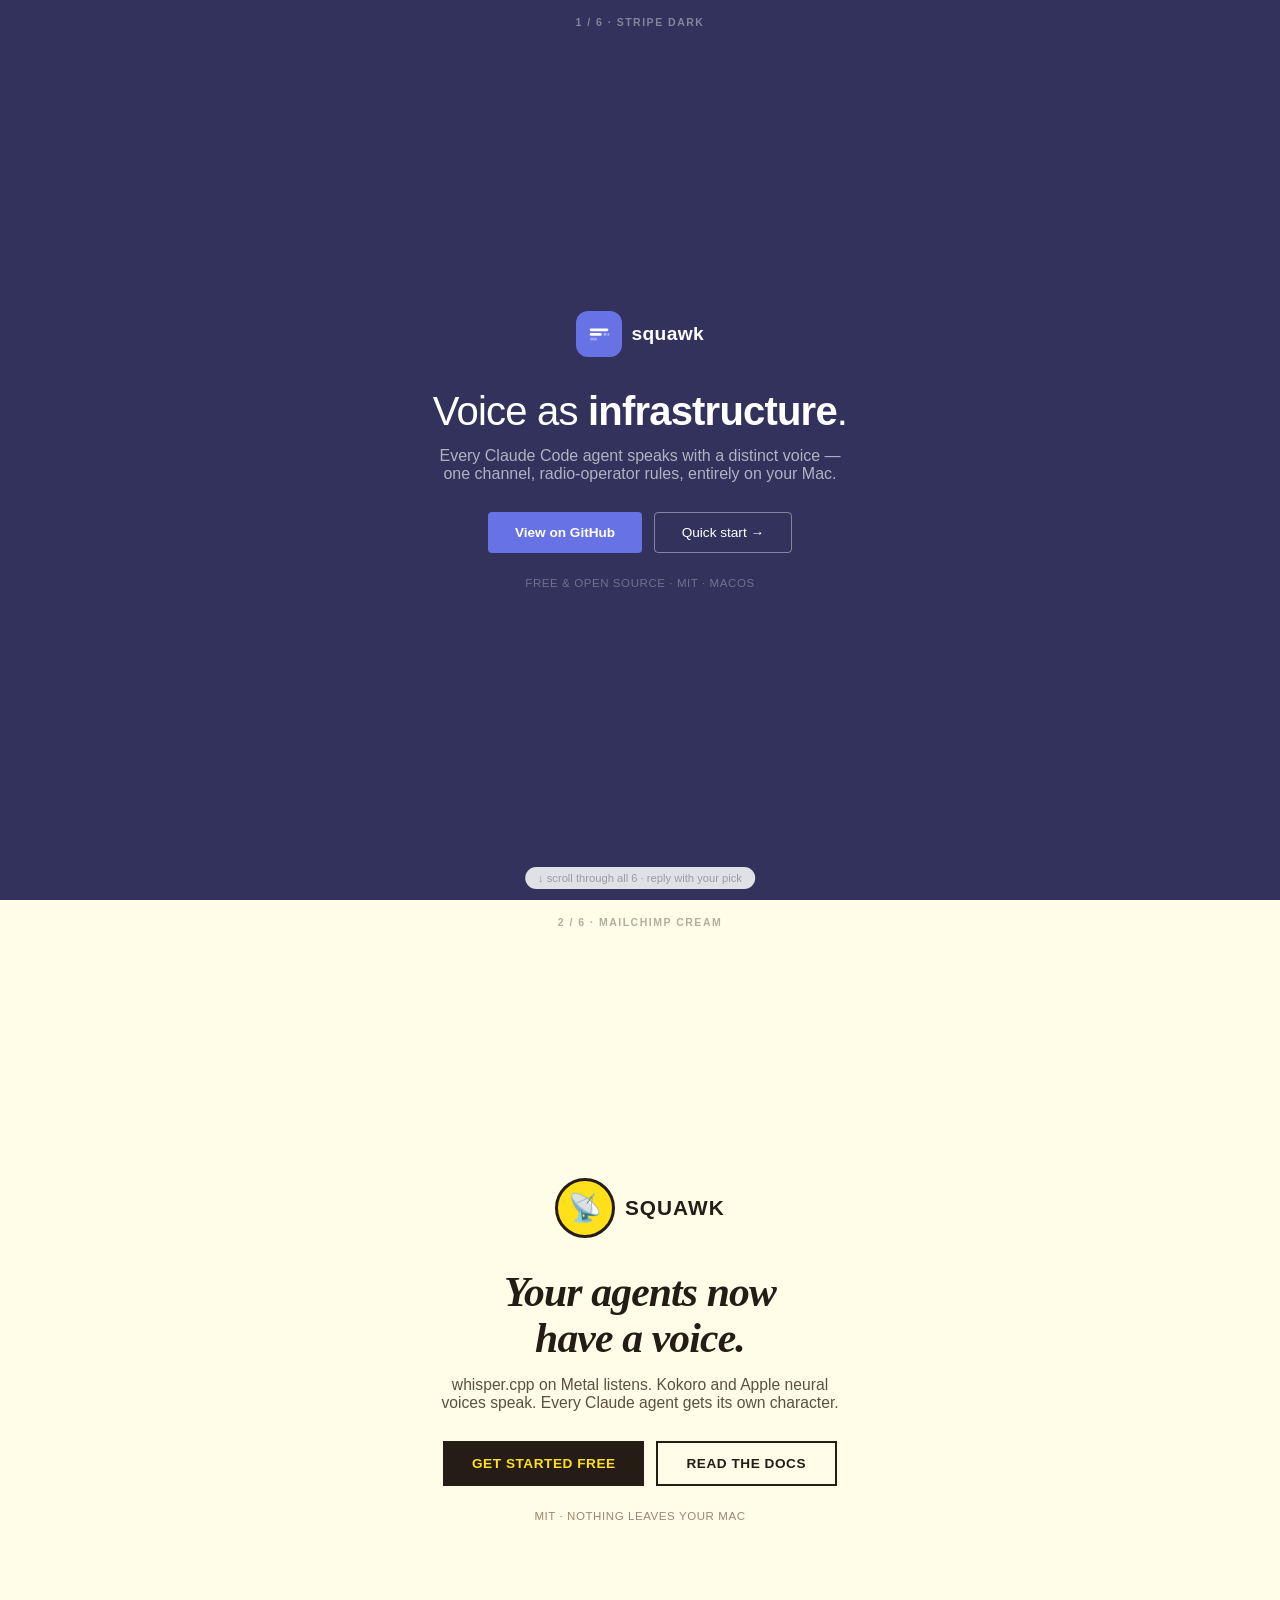
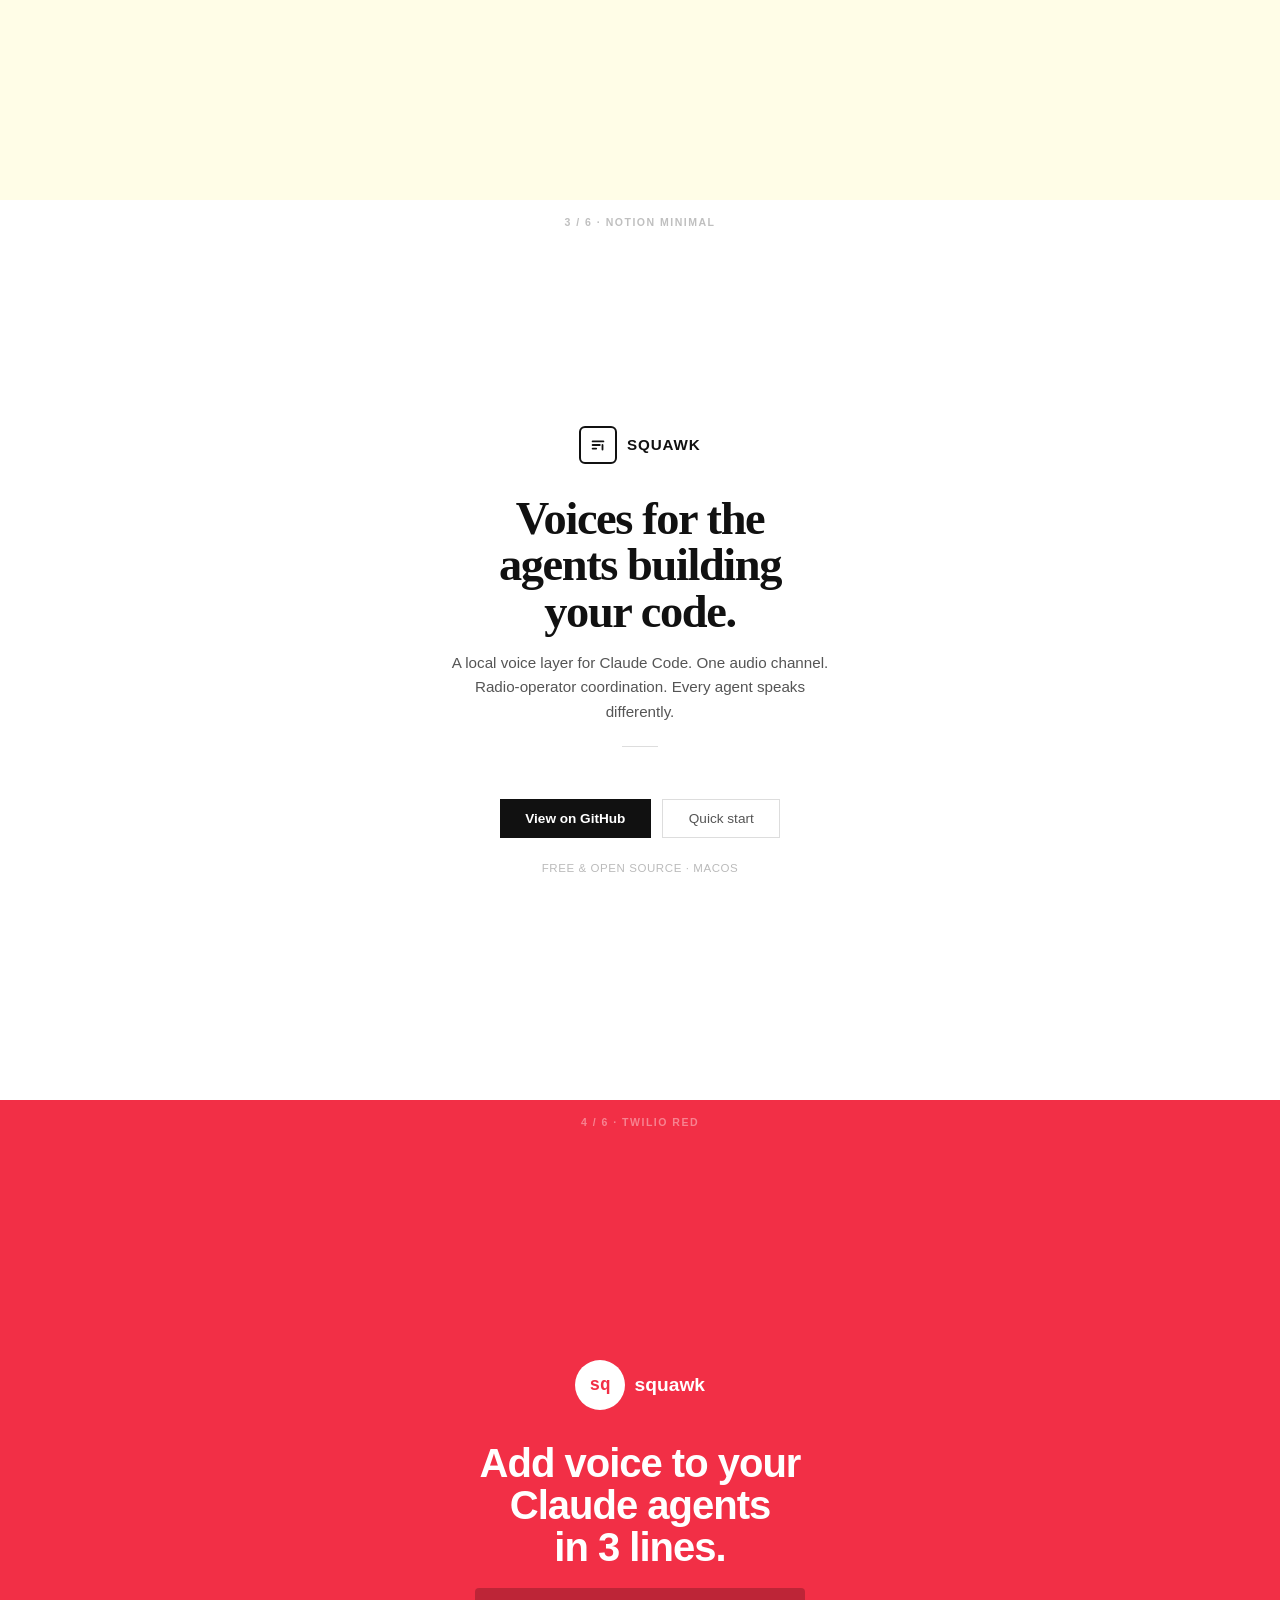
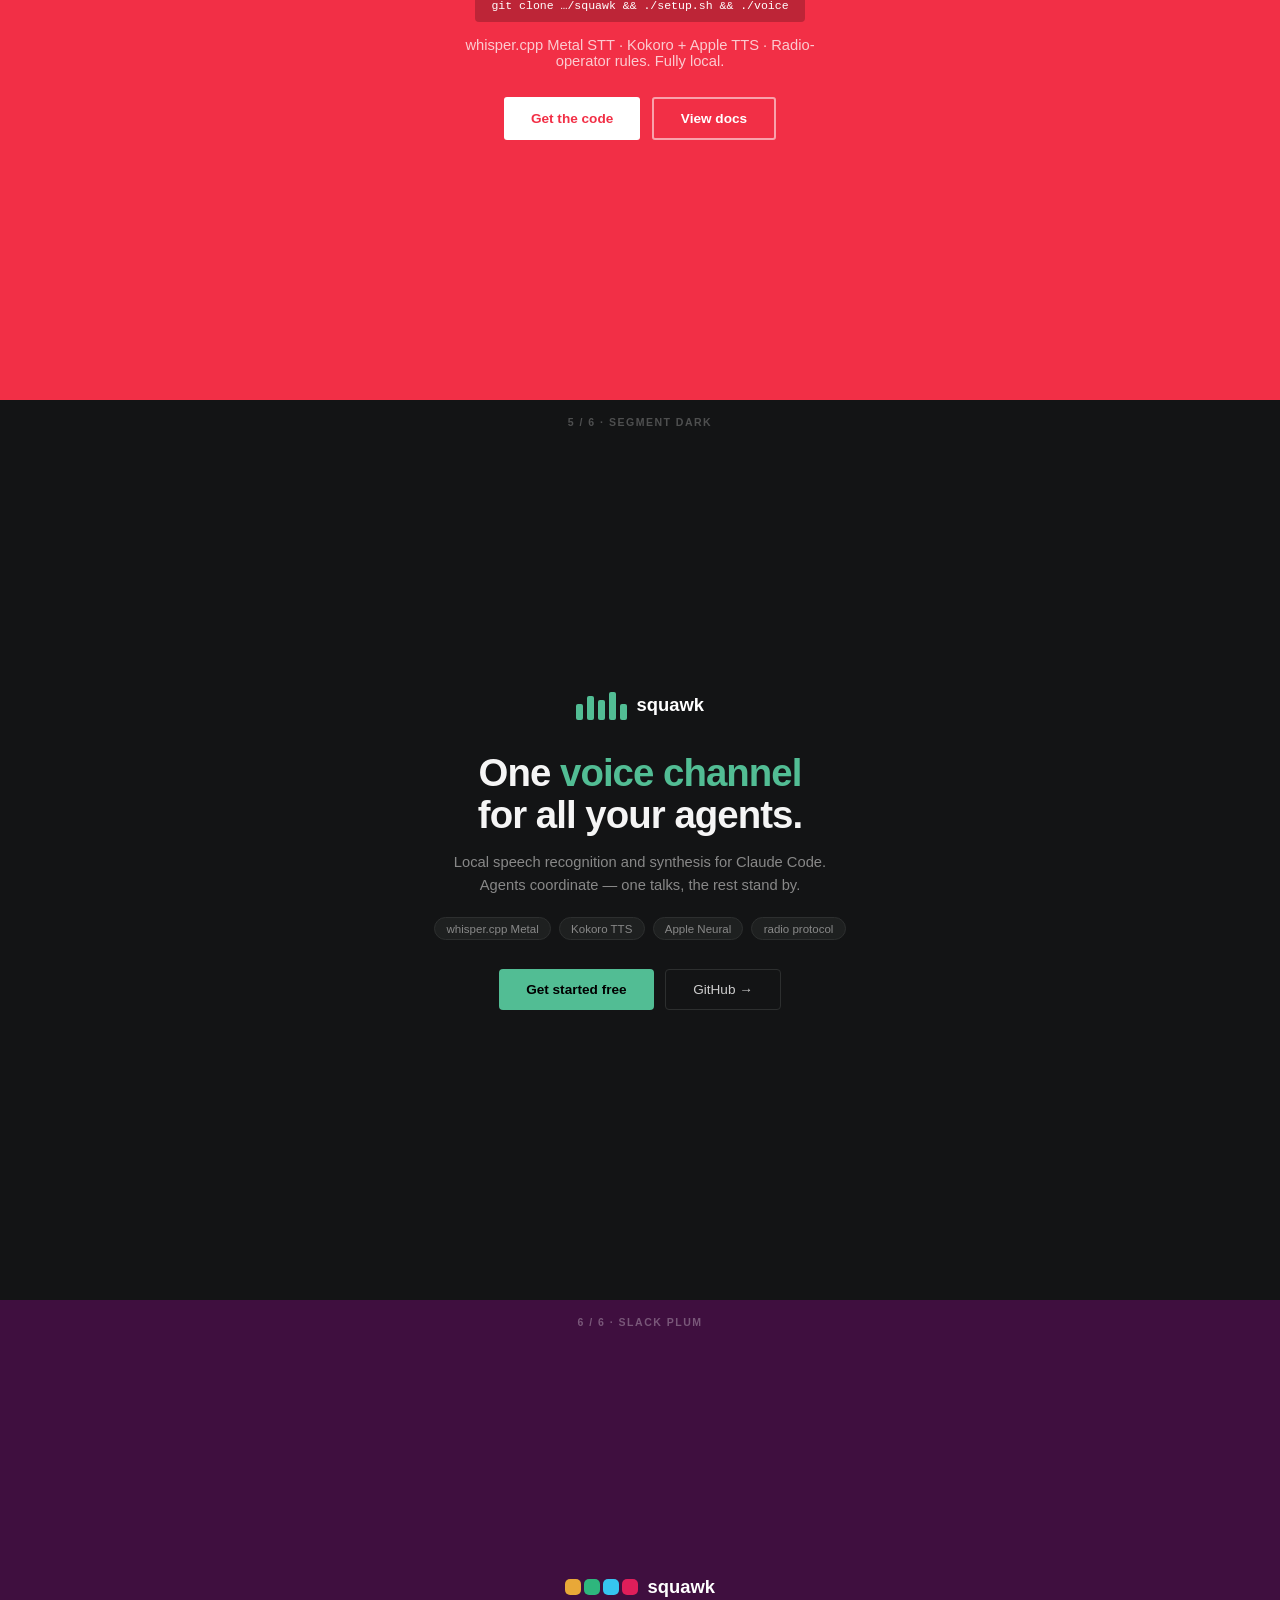
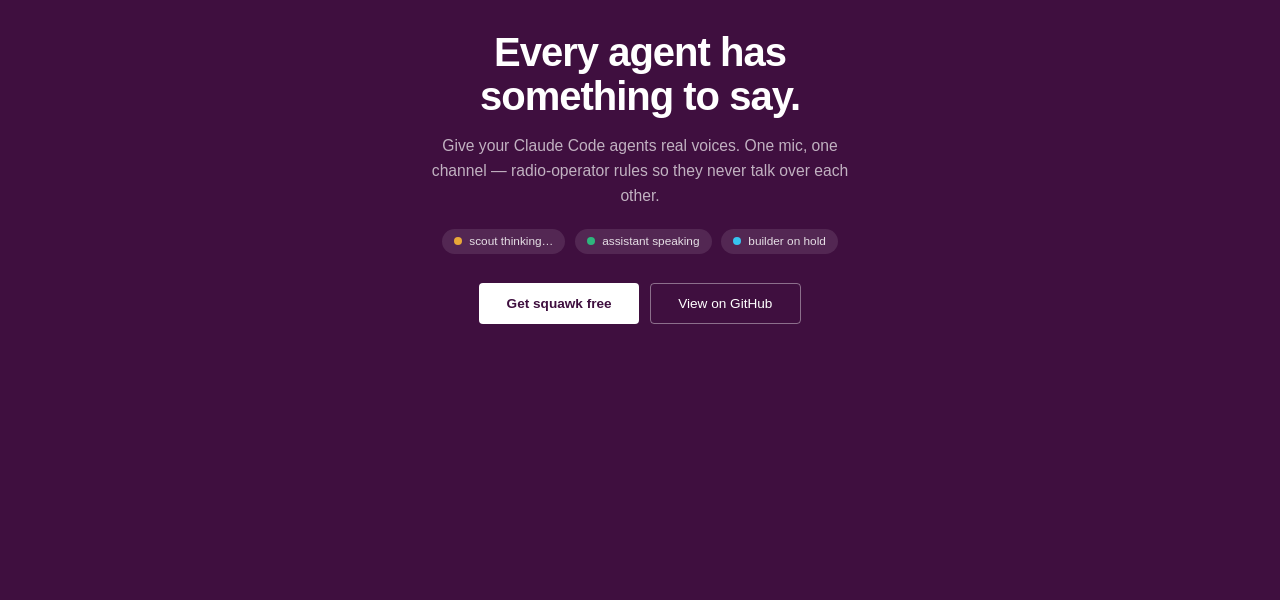
<file: site/public/brand/index.html>
<!DOCTYPE html>
<html lang="en">
<head>
<meta charset="utf-8">
<meta name="viewport" content="width=device-width, initial-scale=1">
<title>squawk — 6 brand directions</title>
<style>
  * { box-sizing: border-box; margin: 0; padding: 0; }
  html { scroll-snap-type: y mandatory; scroll-behavior: smooth; }
  body { font-family: -apple-system, "Helvetica Neue", Arial, sans-serif; }

  .slide {
    min-height: 100vh;
    scroll-snap-align: start;
    display: flex;
    flex-direction: column;
    align-items: center;
    justify-content: center;
    padding: 2.5rem 1.5rem;
    text-align: center;
    position: relative;
  }
  .tag {
    position: absolute; top: 1rem; left: 0; right: 0;
    font-size: 0.66rem; font-weight: 700;
    letter-spacing: 0.14em; text-transform: uppercase;
  }
  .logo-row { display: flex; align-items: center; gap: 0.6rem; margin-bottom: 2rem; }
  .btns { margin-top: 1.8rem; display: flex; gap: 0.7rem; justify-content: center; flex-wrap: wrap; }
  .btns button { cursor: pointer; font-size: 0.85rem; }
  .foot { margin-top: 1.5rem; font-size: 0.72rem; letter-spacing: 0.05em; text-transform: uppercase; }

  /* 1 — STRIPE DARK */
  .s1 { background: #32325d; color: #fff; }
  .s1 .tag { color: rgba(255,255,255,0.4); }
  .s1 .mk { width: 46px; height: 46px; background: #6772e5; border-radius: 12px; display: flex; align-items: center; justify-content: center; }
  .s1 .wm { font-size: 1.2rem; font-weight: 700; letter-spacing: 0.02em; }
  .s1 h1 { font-size: 2.5rem; font-weight: 300; letter-spacing: -0.02em; line-height: 1.1; }
  .s1 h1 strong { font-weight: 700; }
  .s1 .tl { margin-top: 0.9rem; font-size: 1rem; color: rgba(255,255,255,0.62); max-width: 420px; }
  .s1 .btn-a { padding: 0.75rem 1.7rem; border-radius: 4px; background: #6772e5; color: #fff; font-weight: 600; border: none; }
  .s1 .btn-b { padding: 0.75rem 1.7rem; border-radius: 4px; border: 1.5px solid rgba(255,255,255,0.4); color: #fff; background: transparent; }
  .s1 .foot { color: rgba(255,255,255,0.3); }

  /* 2 — MAILCHIMP CREAM */
  .s2 { background: #fffde7; color: #241c15; }
  .s2 .tag { color: rgba(36,28,21,0.35); }
  .s2 .mk { width: 60px; height: 60px; background: #ffe01b; border-radius: 50%; border: 3px solid #241c15; display: flex; align-items: center; justify-content: center; font-size: 1.7rem; }
  .s2 .wm { font-size: 1.3rem; font-weight: 900; letter-spacing: 0.05em; }
  .s2 h1 { font-family: Georgia, serif; font-style: italic; font-size: 2.6rem; font-weight: 700; line-height: 1.1; letter-spacing: -0.02em; }
  .s2 .tl { margin-top: 0.9rem; font-size: 0.98rem; color: #5c5040; max-width: 400px; }
  .s2 .btn-a { padding: 0.8rem 1.8rem; background: #241c15; color: #ffe01b; font-weight: 700; border: none; text-transform: uppercase; letter-spacing: 0.04em; }
  .s2 .btn-b { padding: 0.8rem 1.8rem; border: 2px solid #241c15; color: #241c15; font-weight: 700; background: transparent; text-transform: uppercase; letter-spacing: 0.04em; }
  .s2 .foot { color: #9c8570; }

  /* 3 — NOTION MINIMAL */
  .s3 { background: #fff; color: #111; }
  .s3 .tag { color: rgba(0,0,0,0.25); }
  .s3 .mk { width: 38px; height: 38px; border: 2px solid #111; border-radius: 6px; display: flex; align-items: center; justify-content: center; }
  .s3 .wm { font-size: 0.95rem; font-weight: 700; letter-spacing: 0.06em; text-transform: uppercase; }
  .s3 h1 { font-family: Georgia, serif; font-size: 2.9rem; font-weight: 700; line-height: 1.0; letter-spacing: -0.03em; }
  .s3 .tl { margin-top: 1rem; font-size: 0.95rem; color: #555; max-width: 380px; line-height: 1.6; }
  .s3 hr { width: 36px; border: none; border-top: 1.5px solid #ddd; margin: 1.4rem auto; }
  .s3 .btn-a { padding: 0.7rem 1.6rem; background: #111; color: #fff; font-weight: 600; border: none; }
  .s3 .btn-b { padding: 0.7rem 1.6rem; border: 1px solid #ddd; color: #555; background: transparent; }
  .s3 .foot { color: #bbb; }

  /* 4 — TWILIO RED */
  .s4 { background: #f22f46; color: #fff; }
  .s4 .tag { color: rgba(255,255,255,0.4); }
  .s4 .mk { width: 50px; height: 50px; background: #fff; border-radius: 50%; display: flex; align-items: center; justify-content: center; font-family: "SF Mono", Menlo, monospace; font-size: 1.1rem; font-weight: 900; color: #f22f46; }
  .s4 .wm { font-size: 1.2rem; font-weight: 900; }
  .s4 h1 { font-size: 2.5rem; font-weight: 800; line-height: 1.05; letter-spacing: -0.025em; }
  .s4 .code { margin-top: 1.3rem; background: rgba(0,0,0,0.22); border-radius: 4px; padding: 0.65rem 1rem; font-family: "SF Mono", Menlo, monospace; font-size: 0.72rem; word-break: break-all; max-width: 90%; }
  .s4 .tl { margin-top: 0.9rem; font-size: 0.92rem; color: rgba(255,255,255,0.75); max-width: 400px; }
  .s4 .btn-a { padding: 0.75rem 1.7rem; border-radius: 3px; background: #fff; color: #f22f46; font-weight: 800; border: none; }
  .s4 .btn-b { padding: 0.75rem 1.7rem; border-radius: 3px; border: 2px solid rgba(255,255,255,0.55); color: #fff; font-weight: 700; background: transparent; }

  /* 5 — SEGMENT DARK */
  .s5 { background: #131415; color: #fff; }
  .s5 .tag { color: rgba(255,255,255,0.25); }
  .s5 .mk { display: flex; align-items: flex-end; gap: 4px; height: 30px; }
  .s5 .bar { width: 7px; background: #52bd94; border-radius: 2px; }
  .s5 .wm { font-size: 1.15rem; font-weight: 700; }
  .s5 h1 { font-size: 2.4rem; font-weight: 700; line-height: 1.1; letter-spacing: -0.025em; color: #f5f5f5; }
  .s5 h1 em { color: #52bd94; font-style: normal; }
  .s5 .tl { margin-top: 0.9rem; font-size: 0.92rem; color: #888; max-width: 400px; line-height: 1.6; }
  .s5 .pills { margin-top: 1.2rem; display: flex; gap: 0.5rem; flex-wrap: wrap; justify-content: center; }
  .s5 .pill { padding: 0.28rem 0.7rem; border-radius: 100px; background: #1e2020; border: 1px solid #2d2f2f; font-size: 0.72rem; color: #888; }
  .s5 .btn-a { padding: 0.75rem 1.7rem; border-radius: 4px; background: #52bd94; color: #000; font-weight: 700; border: none; }
  .s5 .btn-b { padding: 0.75rem 1.7rem; border-radius: 4px; border: 1px solid #2d2f2f; color: #ccc; background: transparent; }

  /* 6 — SLACK PLUM */
  .s6 { background: #3f0f3f; color: #fff; }
  .s6 .tag { color: rgba(255,255,255,0.3); }
  .s6 .mk { display: flex; gap: 3px; }
  .s6 .sq { width: 16px; height: 16px; border-radius: 5px; }
  .s6 .wm { font-size: 1.15rem; font-weight: 700; }
  .s6 h1 { font-size: 2.5rem; font-weight: 700; line-height: 1.1; letter-spacing: -0.025em; }
  .s6 .tl { margin-top: 0.9rem; font-size: 0.98rem; color: rgba(255,255,255,0.68); max-width: 420px; line-height: 1.6; }
  .s6 .arow { margin-top: 1.3rem; display: flex; gap: 0.6rem; flex-wrap: wrap; justify-content: center; }
  .s6 .agent { display: flex; align-items: center; gap: 0.45rem; padding: 0.35rem 0.75rem; border-radius: 100px; background: rgba(255,255,255,0.1); font-size: 0.74rem; color: rgba(255,255,255,0.85); }
  .s6 .dot { width: 8px; height: 8px; border-radius: 50%; }
  .s6 .btn-a { padding: 0.75rem 1.7rem; border-radius: 4px; background: #fff; color: #3f0f3f; font-weight: 700; border: none; }
  .s6 .btn-b { padding: 0.75rem 1.7rem; border-radius: 4px; border: 1.5px solid rgba(255,255,255,0.4); color: #fff; background: transparent; }

  .hint {
    position: fixed; bottom: 0.7rem; left: 50%; transform: translateX(-50%);
    font-size: 0.7rem; color: rgba(128,128,128,0.7);
    background: rgba(255,255,255,0.85); padding: 0.3rem 0.8rem; border-radius: 100px;
    pointer-events: none; z-index: 50;
  }
</style>
</head>
<body>

<!-- 1 STRIPE -->
<section class="slide s1">
  <div class="tag">1 / 6 · Stripe Dark</div>
  <div class="logo-row">
    <div class="mk">
      <svg viewBox="0 0 28 28" width="26" height="26" fill="none">
        <rect x="4" y="8" width="20" height="3" rx="1.5" fill="#fff"/>
        <rect x="4" y="13" width="13" height="3" rx="1.5" fill="#fff"/>
        <rect x="19" y="13" width="3" height="3" rx="1" fill="#a5b4fc"/>
        <rect x="23" y="13" width="2" height="3" rx="1" fill="#a5b4fc"/>
        <rect x="4" y="18" width="8" height="3" rx="1.5" fill="rgba(255,255,255,0.35)"/>
      </svg>
    </div>
    <span class="wm">squawk</span>
  </div>
  <h1>Voice as <strong>infrastructure</strong>.</h1>
  <p class="tl">Every Claude Code agent speaks with a distinct voice — one channel, radio-operator rules, entirely on your Mac.</p>
  <div class="btns"><button class="btn-a">View on GitHub</button><button class="btn-b">Quick start →</button></div>
  <div class="foot">Free &amp; open source · MIT · macOS</div>
</section>

<!-- 2 MAILCHIMP -->
<section class="slide s2">
  <div class="tag">2 / 6 · Mailchimp Cream</div>
  <div class="logo-row">
    <div class="mk">📡</div>
    <span class="wm">SQUAWK</span>
  </div>
  <h1>Your agents now<br>have a voice.</h1>
  <p class="tl">whisper.cpp on Metal listens. Kokoro and Apple neural voices speak. Every Claude agent gets its own character.</p>
  <div class="btns"><button class="btn-a">Get Started Free</button><button class="btn-b">Read the Docs</button></div>
  <div class="foot">MIT · Nothing leaves your Mac</div>
</section>

<!-- 3 NOTION -->
<section class="slide s3">
  <div class="tag">3 / 6 · Notion Minimal</div>
  <div class="logo-row">
    <div class="mk">
      <svg viewBox="0 0 20 20" width="18" height="18" fill="none">
        <rect x="3" y="5" width="14" height="2" rx="1" fill="#111"/>
        <rect x="3" y="9" width="10" height="2" rx="1" fill="#111"/>
        <rect x="3" y="13" width="6" height="2" rx="1" fill="#111"/>
        <rect x="14" y="9" width="2" height="7" rx="1" fill="#111"/>
      </svg>
    </div>
    <span class="wm">squawk</span>
  </div>
  <h1>Voices for the<br>agents building<br>your code.</h1>
  <p class="tl">A local voice layer for Claude Code. One audio channel. Radio-operator coordination. Every agent speaks differently.</p>
  <hr>
  <div class="btns"><button class="btn-a">View on GitHub</button><button class="btn-b">Quick start</button></div>
  <div class="foot">Free &amp; open source · macOS</div>
</section>

<!-- 4 TWILIO -->
<section class="slide s4">
  <div class="tag">4 / 6 · Twilio Red</div>
  <div class="logo-row">
    <div class="mk">sq</div>
    <span class="wm">squawk</span>
  </div>
  <h1>Add voice to your<br>Claude agents<br>in 3 lines.</h1>
  <div class="code">git clone …/squawk &amp;&amp; ./setup.sh &amp;&amp; ./voice</div>
  <p class="tl">whisper.cpp Metal STT · Kokoro + Apple TTS · Radio-operator rules. Fully local.</p>
  <div class="btns"><button class="btn-a">Get the code</button><button class="btn-b">View docs</button></div>
</section>

<!-- 5 SEGMENT -->
<section class="slide s5">
  <div class="tag">5 / 6 · Segment Dark</div>
  <div class="logo-row">
    <div class="mk">
      <div class="bar" style="height:16px;"></div>
      <div class="bar" style="height:24px;"></div>
      <div class="bar" style="height:20px;"></div>
      <div class="bar" style="height:28px;"></div>
      <div class="bar" style="height:16px;"></div>
    </div>
    <span class="wm">squawk</span>
  </div>
  <h1>One <em>voice channel</em><br>for all your agents.</h1>
  <p class="tl">Local speech recognition and synthesis for Claude Code. Agents coordinate — one talks, the rest stand by.</p>
  <div class="pills">
    <span class="pill">whisper.cpp Metal</span>
    <span class="pill">Kokoro TTS</span>
    <span class="pill">Apple Neural</span>
    <span class="pill">radio protocol</span>
  </div>
  <div class="btns"><button class="btn-a">Get started free</button><button class="btn-b">GitHub →</button></div>
</section>

<!-- 6 SLACK -->
<section class="slide s6">
  <div class="tag">6 / 6 · Slack Plum</div>
  <div class="logo-row">
    <div class="mk">
      <div class="sq" style="background:#e8a838;"></div>
      <div class="sq" style="background:#2eb67d;"></div>
      <div class="sq" style="background:#36c5f0;"></div>
      <div class="sq" style="background:#e01e5a;"></div>
    </div>
    <span class="wm">squawk</span>
  </div>
  <h1>Every agent has<br>something to say.</h1>
  <p class="tl">Give your Claude Code agents real voices. One mic, one channel — radio-operator rules so they never talk over each other.</p>
  <div class="arow">
    <div class="agent"><div class="dot" style="background:#e8a838;"></div>scout thinking…</div>
    <div class="agent"><div class="dot" style="background:#2eb67d;"></div>assistant speaking</div>
    <div class="agent"><div class="dot" style="background:#36c5f0;"></div>builder on hold</div>
  </div>
  <div class="btns"><button class="btn-a">Get squawk free</button><button class="btn-b">View on GitHub</button></div>
</section>

<div class="hint">↓ scroll through all 6 · reply with your pick</div>

</body>
</html>
</file>
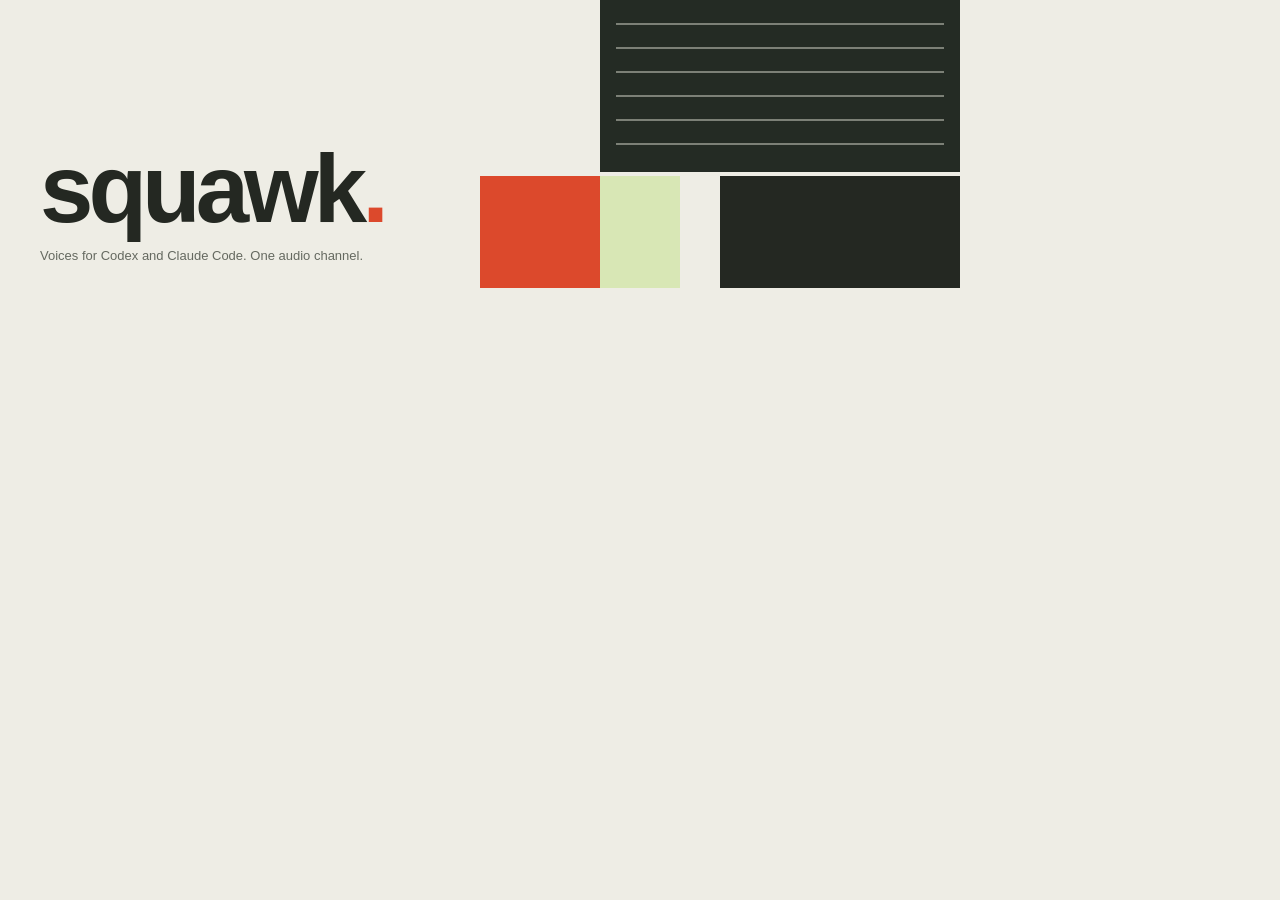
<file: design-system/components/Cover/preview.html>
<!-- @dsCard height=288 -->
<!doctype html>
<html lang="en">
<head>
  <meta charset="utf-8">
  <title>Squawk cover</title>
  <link rel="stylesheet" href="../../tokens.css">
  <style>
    html, body { margin: 0; }
    body { width: 960px; height: 288px; overflow: hidden; background: var(--paper); }
    svg { display: block; width: 960px; height: 288px; }
    .f-dark { fill: var(--dark); }
    .f-orange { fill: var(--orange); }
    .f-green { fill: var(--green); }
    .f-ink { fill: var(--ink); }
    .rule { stroke: var(--line); stroke-width: 1; }
    .name { font-family: var(--font-sans); font-weight: 800; font-size: 96px; letter-spacing: -5px; fill: var(--ink); }
    .name-dot { fill: var(--orange); }
    .tagline { font-family: var(--font-sans); font-size: 13px; fill: var(--muted); }
  </style>
</head>
<body>
  <svg viewBox="0 0 960 288" width="960" height="288" role="img" aria-label="Squawk">
    <!-- Derivation: four solid blocks from the site colours, dark (styles.css:11), orange (styles.css:8), green (styles.css:10) and ink (styles.css:5). -->
    <!-- Arrangement: one tall dark block top right, with orange, green and ink blocks in a base row, all right of x=480. Block areas differ, so no row of equal squares. The dark block ends at y=172, a 4px paper gap above the base row, so the ink block does not merge with it. The green block is 80 wide, not 120, so it differs from the orange block. -->
    <!-- Pattern: six hairlines over the dark block, drawn in the line token (styles.css:7). They echo the radio frequency scale (styles.css:288-300), because the README names the brand as a signal layer. -->
    <!-- Steps and radii: none. Blocks are square, as the site uses no radius on its panels here. -->
    <rect class="f-dark" x="600" y="0" width="360" height="172"/>
    <rect class="f-orange" x="480" y="176" width="120" height="112"/>
    <rect class="f-green" x="600" y="176" width="80" height="112"/>
    <rect class="f-ink" x="720" y="176" width="240" height="112"/>
    <line class="rule" x1="616" y1="24" x2="944" y2="24"/>
    <line class="rule" x1="616" y1="48" x2="944" y2="48"/>
    <line class="rule" x1="616" y1="72" x2="944" y2="72"/>
    <line class="rule" x1="616" y1="96" x2="944" y2="96"/>
    <line class="rule" x1="616" y1="120" x2="944" y2="120"/>
    <line class="rule" x1="616" y1="144" x2="944" y2="144"/>
    <text class="name" x="40" y="222">squawk<tspan class="name-dot">.</tspan></text>
    <text class="tagline" x="40" y="260">Voices for Codex and Claude Code. One audio channel.</text>
  </svg>
</body>
</html>
</file>
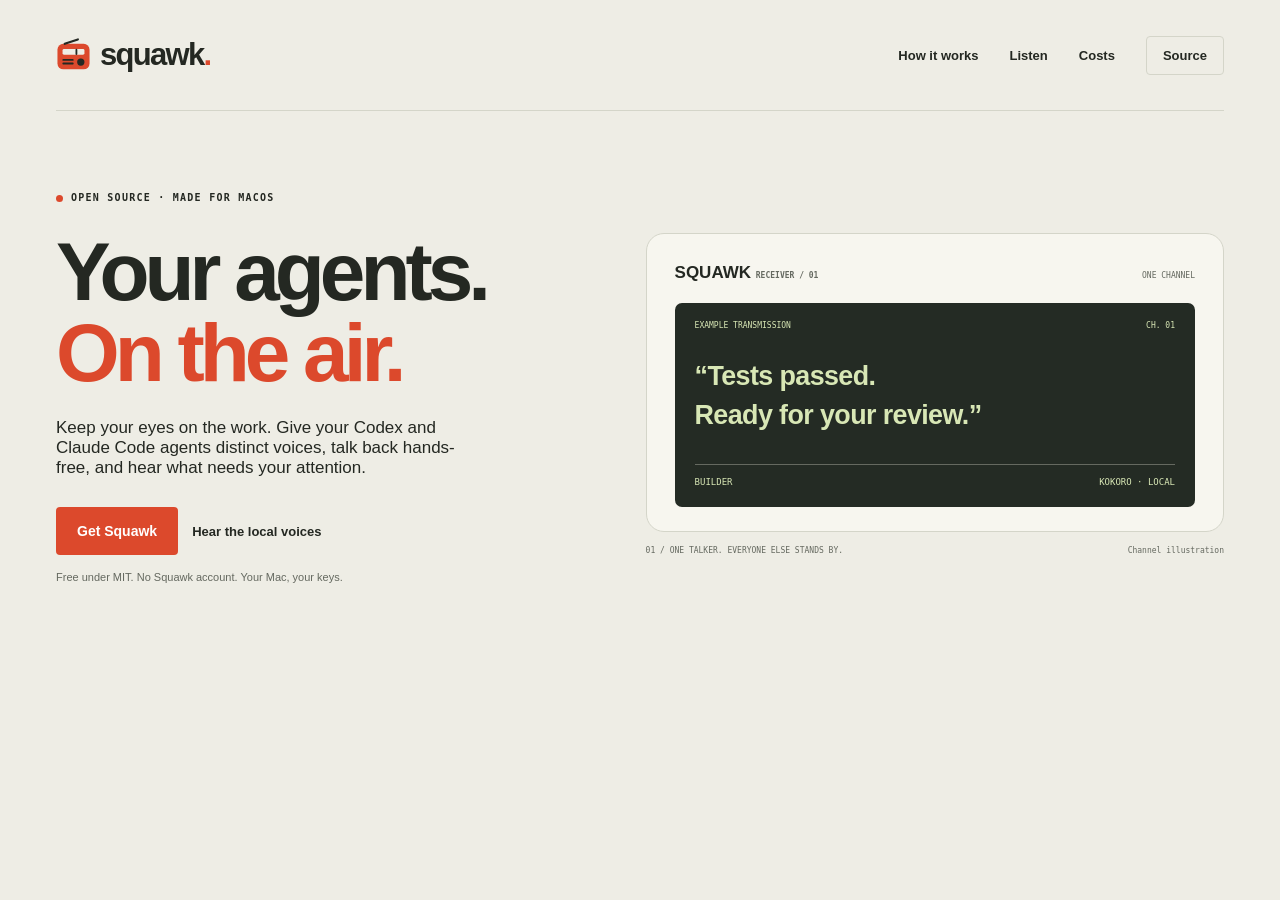
<file: design-system/components/Hero/preview.html>
<!-- @dsCard group="Landing" height=520 -->
<!doctype html>
<html lang="en">
<head>
  <meta charset="utf-8">
  <meta name="viewport" content="width=device-width, initial-scale=1">
  <title>Squawk hero</title>
  <link rel="stylesheet" href="../../tokens.css">
  <style>
    html, body { margin: 0; }
    body {
      background: var(--paper);
      color: var(--ink);
      font-family: var(--font-sans);
      -webkit-font-smoothing: antialiased;
    }
    .wrap { max-width: var(--wrap-max); width: calc(100% - var(--wrap-gutter-total)); margin-inline: auto; }
    .site-header {
      height: var(--header-height);
      display: flex; align-items: center; justify-content: space-between;
      gap: 16px; border-bottom: 1px solid var(--line);
    }
    .wordmark { display: inline-flex; align-items: center; gap: 9px; color: var(--ink); text-decoration: none; }
    .wordmark img { width: 35px; height: 35px; display: block; }
    .wordmark-dot { color: var(--orange); margin-left: -9px; }
    .site-nav { display: flex; align-items: center; gap: 31px; flex-wrap: wrap; }
    .nav-link { color: var(--ink); text-decoration: none; }
    .nav-source { color: var(--ink); text-decoration: none; padding: 11px 16px; border: 1px solid var(--line); border-radius: var(--radius-control); }
    .hero {
      display: grid; grid-template-columns: 1fr 1.08fr;
      gap: var(--hero-gap); align-items: center;
      padding-top: var(--hero-padding-top); padding-bottom: var(--hero-padding-bottom);
    }
    .hero > div, .hero > figure { min-width: 0; }
    .eyebrow { display: flex; align-items: center; gap: 8px; }
    .signal-dot { display: inline-block; width: 7px; height: 7px; border-radius: var(--radius-dot); background: var(--orange); flex-shrink: 0; }
    .hero h1 {
      font-size: clamp(var(--hero-h1-min), 6.4vw, var(--hero-h1-max));
      line-height: 0.99; letter-spacing: -5px; margin: 25px 0;
    }
    .hero h1 span { color: var(--orange); }
    .lead { max-width: 430px; color: var(--ink); margin: 0; }
    .hero-actions { display: flex; align-items: center; gap: 14px; flex-wrap: wrap; margin-top: 29px; }
    .button {
      display: inline-flex; align-items: center; justify-content: space-between; gap: 36px;
      border: 1px solid transparent; border-radius: var(--radius-control); padding: 15px 20px;
      text-decoration: none; color: var(--button-label);
    }
    .button-primary { background: var(--orange); color: var(--button-label); }
    .text-link { display: inline-flex; align-items: center; gap: 14px; font-size: 13px; font-weight: 650; color: var(--ink); text-decoration: none; }
    .note { color: var(--muted); margin: 14px 0 0; }
    .radio-figure { margin: 12px 0 0; min-width: 0; max-width: 100%; }
    .radio-case {
      background: var(--white); border: 1px solid var(--line);
      border-radius: var(--radius-case); padding: 29px 28px 24px;
    }
    .radio-top { display: flex; justify-content: space-between; align-items: baseline; margin-bottom: 20px; gap: 14px; }
    .radio-brand { font-size: 17px; font-weight: 800; white-space: nowrap; }
    .radio-brand span, .radio-top-note { font-family: var(--font-mono); font-size: 8px; color: var(--muted); }
    .radio-display {
      background: var(--dark); color: var(--green);
      border-radius: var(--radius-panel); padding: 18px 20px 20px;
    }
    .display-top, .display-bottom { display: flex; justify-content: space-between; gap: 8px; font-family: var(--font-mono); font-size: 8px; }
    .display-bottom { font-size: 9px; border-top: 1px solid var(--muted); padding-top: 12px; margin-top: 20px; }
    .display-message { font-size: clamp(20px, 2.1vw, 30px); line-height: 1.45; letter-spacing: -0.6px; margin: 27px 0 29px; font-weight: 550; }
    .radio-figure figcaption { display: flex; justify-content: space-between; gap: 16px; flex-wrap: wrap; margin-top: 14px; font-family: var(--font-mono); font-size: 8px; color: var(--muted); }
    @media (max-width: 860px) {
      .hero { grid-template-columns: 1fr; }
      .site-header { height: auto; padding: 20px 0; flex-wrap: wrap; }
      .site-nav { gap: 16px; }
      .lead { max-width: 100%; }
      .radio-case { padding: 20px 16px; }
      .radio-top { flex-wrap: wrap; }
    }
  </style>
</head>
<body>
  <div class="wrap">
    <header class="site-header">
      <a class="wordmark" href="#" aria-label="Squawk home"><img src="../../assets/Logos/radio.svg" alt="" width="35" height="35"> squawk<span class="wordmark-dot">.</span></a>
      <nav class="site-nav" aria-label="Main navigation">
        <a class="nav-link" href="#how-it-works">How it works</a><a class="nav-link" href="#listen">Listen</a><a class="nav-link" href="#costs">Costs</a><a class="nav-link nav-source" href="#source">Source</a>
      </nav>
    </header>
    <section class="hero" aria-labelledby="hero-title">
      <div>
        <div class="eyebrow"><span class="signal-dot" aria-hidden="true"></span>Open source · Made for macOS</div>
        <h1 id="hero-title">Your agents.<br><span>On the air.</span></h1>
        <p class="lead">Keep your eyes on the work. Give your Codex and Claude Code agents distinct voices, talk back hands-free, and hear what needs your attention.</p>
        <div class="hero-actions"><a class="button button-primary" href="#install">Get Squawk</a><a class="text-link" href="#listen">Hear the local voices</a></div>
        <p class="note">Free under MIT. No Squawk account. Your Mac, your keys.</p>
      </div>
      <figure class="radio-figure">
        <div class="radio-case">
          <div class="radio-top"><span class="radio-brand">SQUAWK <span>RECEIVER / 01</span></span><span class="radio-top-note">ONE CHANNEL</span></div>
          <div class="radio-display">
            <div class="display-top"><span>EXAMPLE TRANSMISSION</span><span>CH. 01</span></div>
            <div class="display-message">“Tests passed.<br>Ready for your review.”</div>
            <div class="display-bottom"><span>BUILDER</span><span>KOKORO · LOCAL</span></div>
          </div>
        </div>
        <figcaption><span>01 / ONE TALKER. EVERYONE ELSE STANDS BY.</span><span>Channel illustration</span></figcaption>
      </figure>
    </section>
  </div>
</body>
</html>
</file>
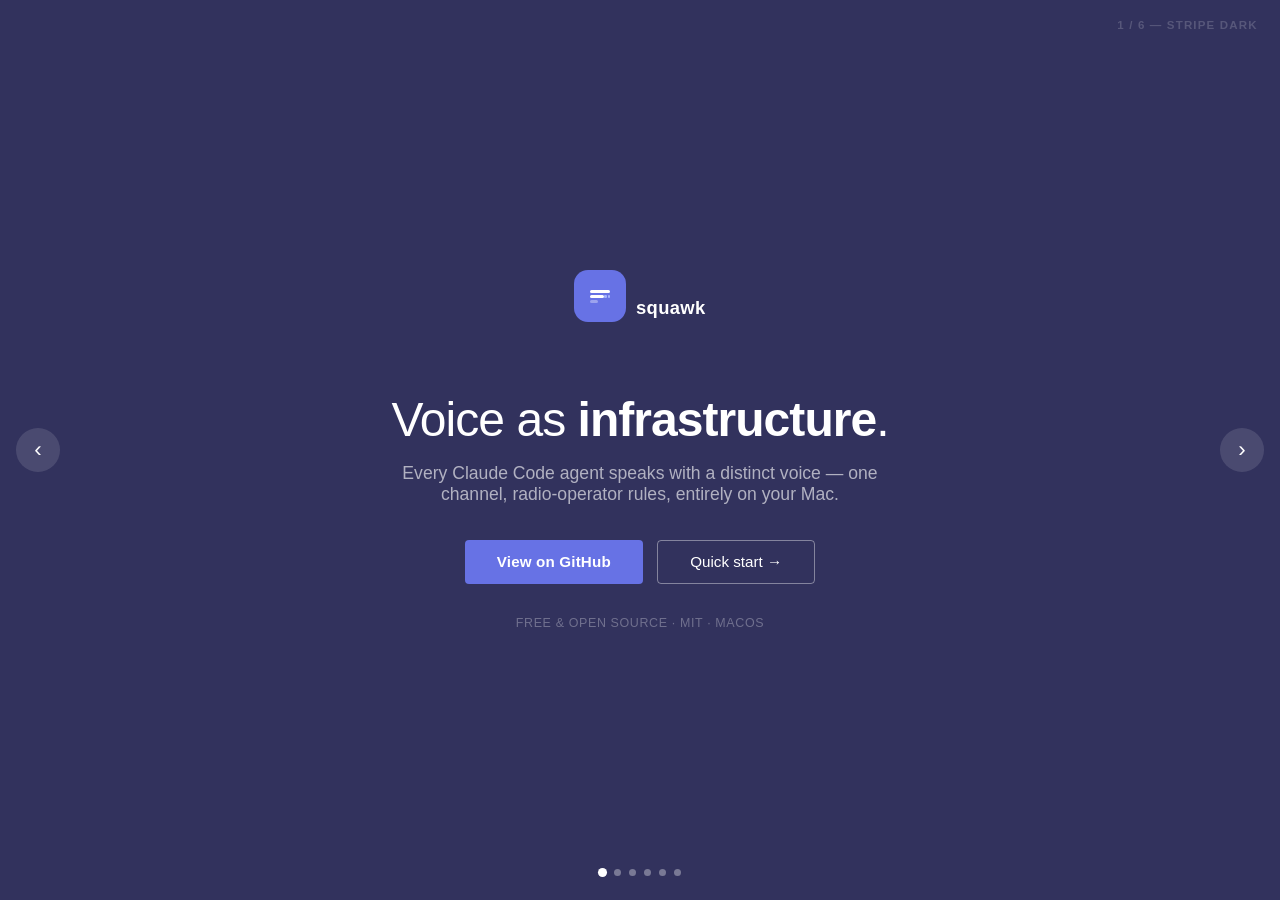
<file: site/public/brand/swipe.html>
<!DOCTYPE html>
<html lang="en">
<head>
<meta charset="utf-8">
<meta name="viewport" content="width=device-width, initial-scale=1">
<title>squawk — brand preview</title>
<style>
  * { box-sizing: border-box; margin: 0; padding: 0; }
  html, body { width: 100%; height: 100%; overflow: hidden; }

  /* ── carousel ── */
  .reel {
    display: flex;
    width: 100%;
    height: 100%;
    overflow-x: scroll;
    scroll-snap-type: x mandatory;
    scroll-behavior: smooth;
    -webkit-overflow-scrolling: touch;
    scrollbar-width: none;
  }
  .reel::-webkit-scrollbar { display: none; }
  .slide {
    min-width: 100vw;
    height: 100vh;
    scroll-snap-align: start;
    display: flex;
    flex-direction: column;
    align-items: center;
    justify-content: center;
    position: relative;
    padding: 3rem 2rem;
    text-align: center;
  }

  /* ── nav dots ── */
  .dots {
    position: fixed;
    bottom: 1.5rem;
    left: 50%;
    transform: translateX(-50%);
    display: flex;
    gap: 0.5rem;
    z-index: 100;
  }
  .dot {
    width: 7px; height: 7px;
    border-radius: 50%;
    background: rgba(255,255,255,0.35);
    transition: background .2s, transform .2s;
    cursor: pointer;
  }
  .dot.active { background: #fff; transform: scale(1.3); }
  .dot.dark { background: rgba(0,0,0,0.2); }
  .dot.dark.active { background: #000; }

  /* ── arrows ── */
  .arr {
    position: fixed;
    top: 50%;
    transform: translateY(-50%);
    z-index: 100;
    background: rgba(255,255,255,0.12);
    border: none;
    color: #fff;
    font-size: 1.4rem;
    width: 44px; height: 44px;
    border-radius: 50%;
    cursor: pointer;
    display: flex; align-items: center; justify-content: center;
    transition: background .15s;
  }
  .arr:hover { background: rgba(255,255,255,0.28); }
  .arr.left { left: 1rem; }
  .arr.right { right: 1rem; }
  .arr.dark-arr { background: rgba(0,0,0,0.07); color: #222; }
  .arr.dark-arr:hover { background: rgba(0,0,0,0.14); }

  /* ── label ── */
  .slide-label {
    position: absolute;
    top: 1.2rem;
    right: 1.4rem;
    font-size: 0.72rem;
    font-weight: 700;
    letter-spacing: 0.1em;
    text-transform: uppercase;
    opacity: 0.45;
  }

  /* ════════════════════════════════════════
     SLIDE 1 — Stripe 2017
     Deep indigo, clean, premium B2B
  ════════════════════════════════════════ */
  .s1 {
    background: #32325d;
    font-family: -apple-system, "Helvetica Neue", Arial, sans-serif;
    color: #fff;
  }
  .s1 .mark {
    width: 52px; height: 52px;
    background: #6772e5;
    border-radius: 14px;
    margin: 0 auto 1.5rem;
    display: flex; align-items: center; justify-content: center;
  }
  .s1 .mark svg { width: 28px; height: 28px; }
  .s1 h1 {
    font-size: 3rem; font-weight: 300;
    letter-spacing: -0.02em; line-height: 1.1;
    color: #fff;
    max-width: 680px;
  }
  .s1 h1 strong { font-weight: 700; }
  .s1 .tagline {
    margin-top: 1rem; font-size: 1.1rem; font-weight: 400;
    color: rgba(255,255,255,0.62); max-width: 520px;
  }
  .s1 .btns { margin-top: 2.2rem; display: flex; gap: 0.9rem; justify-content: center; flex-wrap: wrap; }
  .s1 .btn-a {
    padding: 0.8rem 2rem; border-radius: 4px;
    background: #6772e5; color: #fff; font-weight: 600;
    font-size: 0.95rem; border: none; cursor: pointer;
    letter-spacing: 0.01em;
  }
  .s1 .btn-b {
    padding: 0.8rem 2rem; border-radius: 4px;
    border: 1.5px solid rgba(255,255,255,0.4);
    color: #fff; font-size: 0.95rem; font-weight: 500;
    background: transparent; cursor: pointer;
  }
  .s1 .wordmark { font-size: 0.95rem; font-weight: 700; color: #fff; letter-spacing: 0.04em; opacity: 0.6; }

  /* ════════════════════════════════════════
     SLIDE 2 — Mailchimp 2017
     Cream/yellow, quirky, humanist
  ════════════════════════════════════════ */
  .s2 {
    background: #fffde7;
    font-family: "Georgia", "Times New Roman", serif;
    color: #241c15;
  }
  .s2 .mark {
    width: 72px; height: 72px;
    background: #ffe01b;
    border-radius: 50%;
    margin: 0 auto 1.5rem;
    border: 3px solid #241c15;
    display: flex; align-items: center; justify-content: center;
    font-size: 2rem;
  }
  .s2 h1 {
    font-size: 3.4rem; font-weight: 700; line-height: 1.1;
    color: #241c15; letter-spacing: -0.02em;
    max-width: 680px; font-style: italic;
  }
  .s2 .tagline {
    margin-top: 1rem; font-size: 1.1rem;
    color: #5c5040; max-width: 480px;
    font-style: normal; font-family: -apple-system, Arial, sans-serif;
  }
  .s2 .btns { margin-top: 2.2rem; display: flex; gap: 0.8rem; justify-content: center; flex-wrap: wrap; }
  .s2 .btn-a {
    padding: 0.85rem 2.2rem; border-radius: 0;
    background: #241c15; color: #ffe01b;
    font-weight: 700; font-size: 0.9rem; border: none; cursor: pointer;
    font-family: -apple-system, Arial, sans-serif;
    letter-spacing: 0.04em; text-transform: uppercase;
  }
  .s2 .btn-b {
    padding: 0.85rem 2.2rem; border-radius: 0;
    border: 2px solid #241c15; color: #241c15;
    font-size: 0.9rem; font-weight: 700; background: transparent; cursor: pointer;
    font-family: -apple-system, Arial, sans-serif;
    letter-spacing: 0.04em; text-transform: uppercase;
  }
  .s2 .wordmark {
    font-family: -apple-system, Arial, sans-serif;
    font-size: 1rem; font-weight: 900; color: #241c15;
    letter-spacing: 0.05em; text-transform: uppercase;
  }

  /* ════════════════════════════════════════
     SLIDE 3 — Notion 2019
     Pure white, ultra-minimal, editorial
  ════════════════════════════════════════ */
  .s3 {
    background: #fff;
    font-family: "Georgia", serif;
    color: #111;
  }
  .s3 .mark {
    width: 40px; height: 40px;
    border: 2px solid #111;
    border-radius: 6px;
    margin: 0 auto 1.8rem;
    display: flex; align-items: center; justify-content: center;
  }
  .s3 .mark svg { width: 20px; height: 20px; }
  .s3 h1 {
    font-size: 3.8rem; font-weight: 700; line-height: 1.0;
    color: #111; letter-spacing: -0.03em;
    max-width: 680px;
  }
  .s3 .tagline {
    margin-top: 1.1rem; font-size: 1rem;
    color: #555; max-width: 460px;
    font-family: -apple-system, Arial, sans-serif;
    font-weight: 400; line-height: 1.6;
  }
  .s3 hr { width: 40px; border: none; border-top: 1.5px solid #ddd; margin: 1.6rem auto; }
  .s3 .btns { display: flex; gap: 0.75rem; justify-content: center; flex-wrap: wrap; }
  .s3 .btn-a {
    padding: 0.75rem 1.8rem; border-radius: 0;
    background: #111; color: #fff;
    font-weight: 600; font-size: 0.88rem; border: none; cursor: pointer;
    font-family: -apple-system, Arial, sans-serif;
    letter-spacing: 0.02em;
  }
  .s3 .btn-b {
    padding: 0.75rem 1.8rem; border-radius: 0;
    border: 1px solid #ddd; color: #555;
    font-size: 0.88rem; background: transparent; cursor: pointer;
    font-family: -apple-system, Arial, sans-serif;
  }
  .s3 .wordmark {
    font-family: -apple-system, Arial, sans-serif;
    font-size: 0.85rem; font-weight: 700; color: #111;
    letter-spacing: 0.06em; text-transform: uppercase;
  }

  /* ════════════════════════════════════════
     SLIDE 4 — Twilio 2018
     Bold red, developer, API-first
  ════════════════════════════════════════ */
  .s4 {
    background: #f22f46;
    font-family: -apple-system, "Helvetica Neue", Arial, sans-serif;
    color: #fff;
  }
  .s4 .mark {
    width: 56px; height: 56px;
    background: #fff;
    border-radius: 50%;
    margin: 0 auto 1.5rem;
    display: flex; align-items: center; justify-content: center;
    font-size: 1.5rem; font-weight: 900; color: #f22f46;
  }
  .s4 h1 {
    font-size: 3.2rem; font-weight: 800; line-height: 1.05;
    color: #fff; letter-spacing: -0.025em;
    max-width: 640px;
  }
  .s4 .tagline {
    margin-top: 1rem; font-size: 1rem;
    color: rgba(255,255,255,0.75); max-width: 480px;
  }
  .s4 .code-strip {
    margin-top: 1.6rem;
    background: rgba(0,0,0,0.22);
    border-radius: 4px;
    padding: 0.7rem 1.2rem;
    font-family: "SF Mono", Menlo, monospace;
    font-size: 0.82rem;
    color: #fff;
    letter-spacing: 0.02em;
  }
  .s4 .btns { margin-top: 1.6rem; display: flex; gap: 0.8rem; justify-content: center; flex-wrap: wrap; }
  .s4 .btn-a {
    padding: 0.8rem 2rem; border-radius: 3px;
    background: #fff; color: #f22f46;
    font-weight: 800; font-size: 0.9rem; border: none; cursor: pointer;
    letter-spacing: 0.01em;
  }
  .s4 .btn-b {
    padding: 0.8rem 2rem; border-radius: 3px;
    border: 2px solid rgba(255,255,255,0.55);
    color: #fff; font-size: 0.9rem; font-weight: 700;
    background: transparent; cursor: pointer;
  }
  .s4 .wordmark { font-size: 0.95rem; font-weight: 900; color: #fff; letter-spacing: 0.02em; }

  /* ════════════════════════════════════════
     SLIDE 5 — Segment / Amplitude 2018
     Dark tech, green accent, data infra
  ════════════════════════════════════════ */
  .s5 {
    background: #131415;
    font-family: -apple-system, "Helvetica Neue", Arial, sans-serif;
    color: #fff;
  }
  .s5 .mark {
    margin: 0 auto 1.5rem;
    display: flex; align-items: center; gap: 0.5rem;
    justify-content: center;
  }
  .s5 .bar { width: 8px; background: #52bd94; border-radius: 2px; }
  .s5 h1 {
    font-size: 3rem; font-weight: 700; line-height: 1.1;
    color: #f5f5f5; letter-spacing: -0.025em;
    max-width: 640px;
  }
  .s5 h1 em { color: #52bd94; font-style: normal; }
  .s5 .tagline {
    margin-top: 1rem; font-size: 0.98rem;
    color: #888; max-width: 480px; line-height: 1.6;
  }
  .s5 .pills {
    margin-top: 1.4rem; display: flex; gap: 0.6rem; flex-wrap: wrap; justify-content: center;
  }
  .s5 .pill {
    padding: 0.3rem 0.75rem; border-radius: 100px;
    background: #1e2020; border: 1px solid #2d2f2f;
    font-size: 0.78rem; color: #888; font-weight: 500;
  }
  .s5 .btns { margin-top: 1.6rem; display: flex; gap: 0.8rem; justify-content: center; flex-wrap: wrap; }
  .s5 .btn-a {
    padding: 0.8rem 2rem; border-radius: 4px;
    background: #52bd94; color: #000;
    font-weight: 700; font-size: 0.92rem; border: none; cursor: pointer;
  }
  .s5 .btn-b {
    padding: 0.8rem 2rem; border-radius: 4px;
    border: 1px solid #2d2f2f; color: #ccc;
    font-size: 0.92rem; background: transparent; cursor: pointer;
  }
  .s5 .wordmark { font-size: 0.92rem; font-weight: 700; color: #f5f5f5; }

  /* ════════════════════════════════════════
     SLIDE 6 — Deep Navy + Aqua Mint
     Dark ocean, terminal vibes, dev tool
  ════════════════════════════════════════ */
  .s6 {
    background: #0A192F;
    font-family: -apple-system, "Helvetica Neue", Arial, sans-serif;
    color: #CCD6F6;
  }
  .s6 .braces {
    font-family: "SF Mono", Menlo, monospace;
    font-size: 1.5rem; font-weight: 700;
    color: #64FFDA; letter-spacing: -0.02em;
  }
  .s6 h1 {
    font-size: 3.2rem; font-weight: 700; line-height: 1.1;
    color: #E6F1FF; letter-spacing: -0.025em;
    max-width: 640px;
  }
  .s6 .tagline {
    margin-top: 1rem; font-size: 1.05rem;
    color: #8892B0; max-width: 500px; line-height: 1.6;
  }
  .s6 .agent-row {
    margin-top: 1.5rem; display: flex; gap: 0.8rem; flex-wrap: wrap; justify-content: center;
  }
  .s6 .agent {
    display: flex; align-items: center; gap: 0.5rem;
    padding: 0.38rem 0.85rem; border-radius: 5px;
    background: rgba(100,255,218,0.04);
    border: 1px solid rgba(100,255,218,0.1);
    font-size: 0.78rem; color: #8892B0;
    font-family: "SF Mono", Menlo, monospace;
  }
  .s6 .adot { width: 8px; height: 8px; border-radius: 50%; }
  .s6 .btns { margin-top: 1.8rem; display: flex; gap: 0.8rem; justify-content: center; flex-wrap: wrap; }
  .s6 .btn-a {
    padding: 0.8rem 2.1rem; border-radius: 4px;
    background: #64FFDA; color: #0A192F;
    font-weight: 700; font-size: 0.92rem; border: none; cursor: pointer;
  }
  .s6 .btn-b {
    padding: 0.8rem 2.1rem; border-radius: 4px;
    border: 1px solid rgba(100,255,218,0.3);
    color: #64FFDA; font-size: 0.92rem; background: transparent; cursor: pointer;
  }
  .s6 .wordmark { font-size: 0.95rem; font-weight: 700; color: #CCD6F6; }
</style>
</head>
<body>

<div class="reel" id="reel">

  <!-- ── SLIDE 1: Stripe 2017 ── -->
  <div class="slide s1">
    <div class="slide-label" style="color:rgba(255,255,255,0.4)">1 / 6 — Stripe Dark</div>
    <div style="display:flex;align-items:center;gap:0.6rem;margin-bottom:3rem;">
      <div class="mark">
        <svg viewBox="0 0 28 28" fill="none">
          <rect x="4" y="8" width="20" height="3" rx="1.5" fill="#fff"/>
          <rect x="4" y="13" width="14" height="3" rx="1.5" fill="#fff"/>
          <rect x="18" y="13" width="3" height="3" rx="1" fill="#a5b4fc"/>
          <rect x="22" y="13" width="2" height="3" rx="1" fill="#a5b4fc"/>
          <rect x="4" y="18" width="8" height="3" rx="1.5" fill="rgba(255,255,255,0.35)"/>
        </svg>
      </div>
      <span class="wordmark" style="font-size:1.15rem;opacity:1;letter-spacing:0.02em;">squawk</span>
    </div>
    <h1>Voice as <strong>infrastructure</strong>.</h1>
    <p class="tagline">Every Claude Code agent speaks with a distinct voice — one channel, radio-operator rules, entirely on your Mac.</p>
    <div class="btns">
      <button class="btn-a">View on GitHub</button>
      <button class="btn-b">Quick start →</button>
    </div>
    <div style="margin-top:2rem;font-size:0.78rem;color:rgba(255,255,255,0.3);letter-spacing:0.05em;text-transform:uppercase;">Free & Open Source · MIT · macOS</div>
  </div>

  <!-- ── SLIDE 2: Mailchimp 2017 ── -->
  <div class="slide s2">
    <div class="slide-label" style="color:rgba(36,28,21,0.35)">2 / 6 — Mailchimp Cream</div>
    <div style="display:flex;align-items:center;gap:0.75rem;margin-bottom:2.5rem;">
      <div class="mark">📡</div>
      <span class="wordmark" style="font-size:1.4rem;">SQUAWK</span>
    </div>
    <h1>Your agents now have a voice.</h1>
    <p class="tagline">Whisper.cpp on Metal listens. Kokoro and Apple neural voices speak. Every Claude agent gets its own character. All on your Mac.</p>
    <div class="btns">
      <button class="btn-a">Get Started Free</button>
      <button class="btn-b">Read the Docs</button>
    </div>
    <div style="margin-top:2rem;font-size:0.8rem;color:#9c8570;letter-spacing:0.05em;font-family:-apple-system,Arial,sans-serif;text-transform:uppercase;">MIT · No cloud. Nothing leaves your Mac.</div>
  </div>

  <!-- ── SLIDE 3: Notion 2019 ── -->
  <div class="slide s3">
    <div class="slide-label" style="color:rgba(0,0,0,0.25)">3 / 6 — Notion Minimal</div>
    <div style="display:flex;align-items:center;gap:0.6rem;margin-bottom:2.5rem;">
      <div class="mark">
        <svg viewBox="0 0 20 20" fill="none">
          <rect x="3" y="5" width="14" height="2" rx="1" fill="#111"/>
          <rect x="3" y="9" width="10" height="2" rx="1" fill="#111"/>
          <rect x="3" y="13" width="6" height="2" rx="1" fill="#111"/>
          <rect x="14" y="11" width="3" height="5" rx="1" fill="#111"/>
          <rect x="14" y="9" width="2" height="5" rx="1" fill="#111"/>
        </svg>
      </div>
      <span class="wordmark">SQUAWK</span>
    </div>
    <h1>Voices for the agents building your code.</h1>
    <p class="tagline">A local voice layer for Claude Code. One audio channel. Radio-operator coordination. Every agent speaks differently.</p>
    <hr>
    <div class="btns">
      <button class="btn-a">View on GitHub</button>
      <button class="btn-b">Quick start</button>
    </div>
    <div style="margin-top:1.8rem;font-size:0.78rem;color:#bbb;letter-spacing:0.04em;font-family:-apple-system,Arial,sans-serif;text-transform:uppercase;">Free & open source · macOS</div>
  </div>

  <!-- ── SLIDE 4: Twilio 2018 ── -->
  <div class="slide s4">
    <div class="slide-label" style="color:rgba(255,255,255,0.4)">4 / 6 — Twilio Red</div>
    <div style="display:flex;align-items:center;gap:0.7rem;margin-bottom:2.2rem;">
      <div class="mark" style="font-family:'SF Mono',monospace;font-size:1.2rem;">sq</div>
      <span class="wordmark">squawk</span>
    </div>
    <h1>Add voice to your Claude agents in 3 lines.</h1>
    <div class="code-strip">git clone github.com/ashrocket/squawk &amp;&amp; ./setup.sh &amp;&amp; ./voice</div>
    <p class="tagline" style="margin-top:1rem;">whisper.cpp Metal STT · Kokoro + Apple TTS · Radio-operator rules. Fully local.</p>
    <div class="btns">
      <button class="btn-a">Get the code</button>
      <button class="btn-b">View docs</button>
    </div>
  </div>

  <!-- ── SLIDE 5: Segment 2018 ── -->
  <div class="slide s5">
    <div class="slide-label" style="color:rgba(255,255,255,0.25)">5 / 6 — Segment Dark</div>
    <div style="display:flex;align-items:center;gap:0.8rem;margin-bottom:2.5rem;">
      <div class="mark">
        <div class="bar" style="height:16px;"></div>
        <div class="bar" style="height:24px;"></div>
        <div class="bar" style="height:20px;"></div>
        <div class="bar" style="height:28px;"></div>
        <div class="bar" style="height:16px;"></div>
      </div>
      <span class="wordmark" style="font-size:1.15rem;">squawk</span>
    </div>
    <h1>One <em>voice channel</em> for all your agents.</h1>
    <p class="tagline">Local speech recognition and synthesis for Claude Code. Agents coordinate — one talks, the rest stand by.</p>
    <div class="pills">
      <span class="pill">whisper.cpp Metal</span>
      <span class="pill">Kokoro TTS</span>
      <span class="pill">Apple Neural</span>
      <span class="pill">radio protocol</span>
      <span class="pill">fully local</span>
    </div>
    <div class="btns">
      <button class="btn-a">Get started free</button>
      <button class="btn-b">GitHub →</button>
    </div>
  </div>

  <!-- ── SLIDE 6: Deep Navy + Aqua Mint ── -->
  <div class="slide s6">
    <div class="slide-label" style="color:rgba(204,214,246,0.3)">6 / 6 — Deep Navy</div>
    <div style="display:flex;align-items:center;gap:0.7rem;margin-bottom:2rem;">
      <div class="braces">{ sq }</div>
      <span class="wordmark">squawk</span>
    </div>
    <h1>Every agent has something to say.</h1>
    <p class="tagline">Your Claude Code agents, finally with voices. One channel, radio-operator rules so they never talk over each other.</p>
    <div class="agent-row">
      <div class="agent"><div class="adot" style="background:#64FFDA;"></div>assistant speaking</div>
      <div class="agent"><div class="adot" style="background:#8892B0;border:1px solid #64FFDA;"></div>scout listening</div>
      <div class="agent"><div class="adot" style="background:#233554;border:1px solid #8892B0;"></div>builder on hold</div>
    </div>
    <div class="btns">
      <button class="btn-a">Get squawk free</button>
      <button class="btn-b">View on GitHub</button>
    </div>
  </div>

</div>

<!-- dots -->
<div class="dots" id="dots">
  <div class="dot active" onclick="go(0)"></div>
  <div class="dot" onclick="go(1)"></div>
  <div class="dot" onclick="go(2)"></div>
  <div class="dot" onclick="go(3)"></div>
  <div class="dot" onclick="go(4)"></div>
  <div class="dot" onclick="go(5)"></div>
</div>

<!-- arrows -->
<button class="arr left" id="arrL" onclick="step(-1)">‹</button>
<button class="arr right" id="arrR" onclick="step(1)">›</button>

<script>
  const reel = document.getElementById('reel');
  const dots = document.querySelectorAll('.dot');
  const arrL = document.getElementById('arrL');
  const arrR = document.getElementById('arrR');

  // slides with light backgrounds — need dark UI chrome (0-indexed)
  const lightSlides = new Set([1, 2]); // Mailchimp, Notion

  let cur = 0;
  const total = 6;

  function go(n) {
    const wrapped = n < 0 || n >= total;
    cur = ((n % total) + total) % total;
    if (wrapped) {
      reel.style.scrollBehavior = 'auto';
      reel.scrollLeft = cur * window.innerWidth;
      requestAnimationFrame(() => reel.style.removeProperty('scroll-behavior'));
    } else {
      reel.scrollTo({ left: cur * window.innerWidth, behavior: 'smooth' });
    }
    update();
  }
  function step(d) { go(cur + d); }

  function update() {
    const isLight = lightSlides.has(cur);
    dots.forEach((d, i) => {
      d.classList.toggle('active', i === cur);
      d.classList.toggle('dark', isLight);
    });
    arrL.className = 'arr left' + (isLight ? ' dark-arr' : '');
    arrR.className = 'arr right' + (isLight ? ' dark-arr' : '');
    // no opacity dimming — it wraps now
  }

  reel.addEventListener('scroll', () => {
    const n = Math.round(reel.scrollLeft / window.innerWidth);
    if (n !== cur) { cur = n; update(); }
  });

  document.addEventListener('keydown', e => {
    if (e.key === 'ArrowRight') step(1);
    if (e.key === 'ArrowLeft') step(-1);
  });

  update();
</script>
</body>
</html>
</file>
<file: design-system/tokens.css>
/* Squawk — generated from tokens.json */
:root, [data-theme="light"] {
  --paper: #eeede5;
  --white: #f7f6ef;
  --ink: #242822;
  --muted: #656960;
  --line: #d4d5c9;
  --orange: #dc492c;
  --orange-dark: #ba371e;
  --green: #d8e7b5;
  --dark: #242b24;
  --button-label: #fff;
}
:root {
  --wrap-max: 1280px;
  --wrap-gutter-total: 112px;
  --header-height: 110px;
  --hero-gap: 54px;
  --hero-padding-top: 79px;
  --hero-h1-min: 56px;
  --hero-h1-max: 88px;
  --hero-padding-bottom: 92px;
  --radius-dot: 100%;
  --radius-control: 4px;
  --radius-panel: 7px;
  --radius-case: 18px;
  --font-sans: -apple-system,BlinkMacSystemFont,"Segoe UI",Helvetica,Arial,sans-serif;
  --font-mono: ui-monospace,SFMono-Regular,Menlo,Consolas,monospace;
}
.wordmark { font-family: var(--font-sans); font-size: 31px; font-weight: 800; letter-spacing: -1.7px; }
.hero-h1 { font-family: var(--font-sans); font-size: 88px; line-height: 0.99; letter-spacing: -5px; }
.nav-link { font-family: var(--font-sans); font-size: 13px; font-weight: 600; }
.lead { font-family: var(--font-sans); font-size: 17px; }
.button { font-family: var(--font-sans); font-size: 14px; font-weight: 650; }
.note { font-family: var(--font-sans); font-size: 11px; line-height: 1.5; }
.eyebrow { font-family: var(--font-mono); font-size: 10px; line-height: 1.6; font-weight: 600; letter-spacing: 1.25px; text-transform: uppercase; }
</file>
